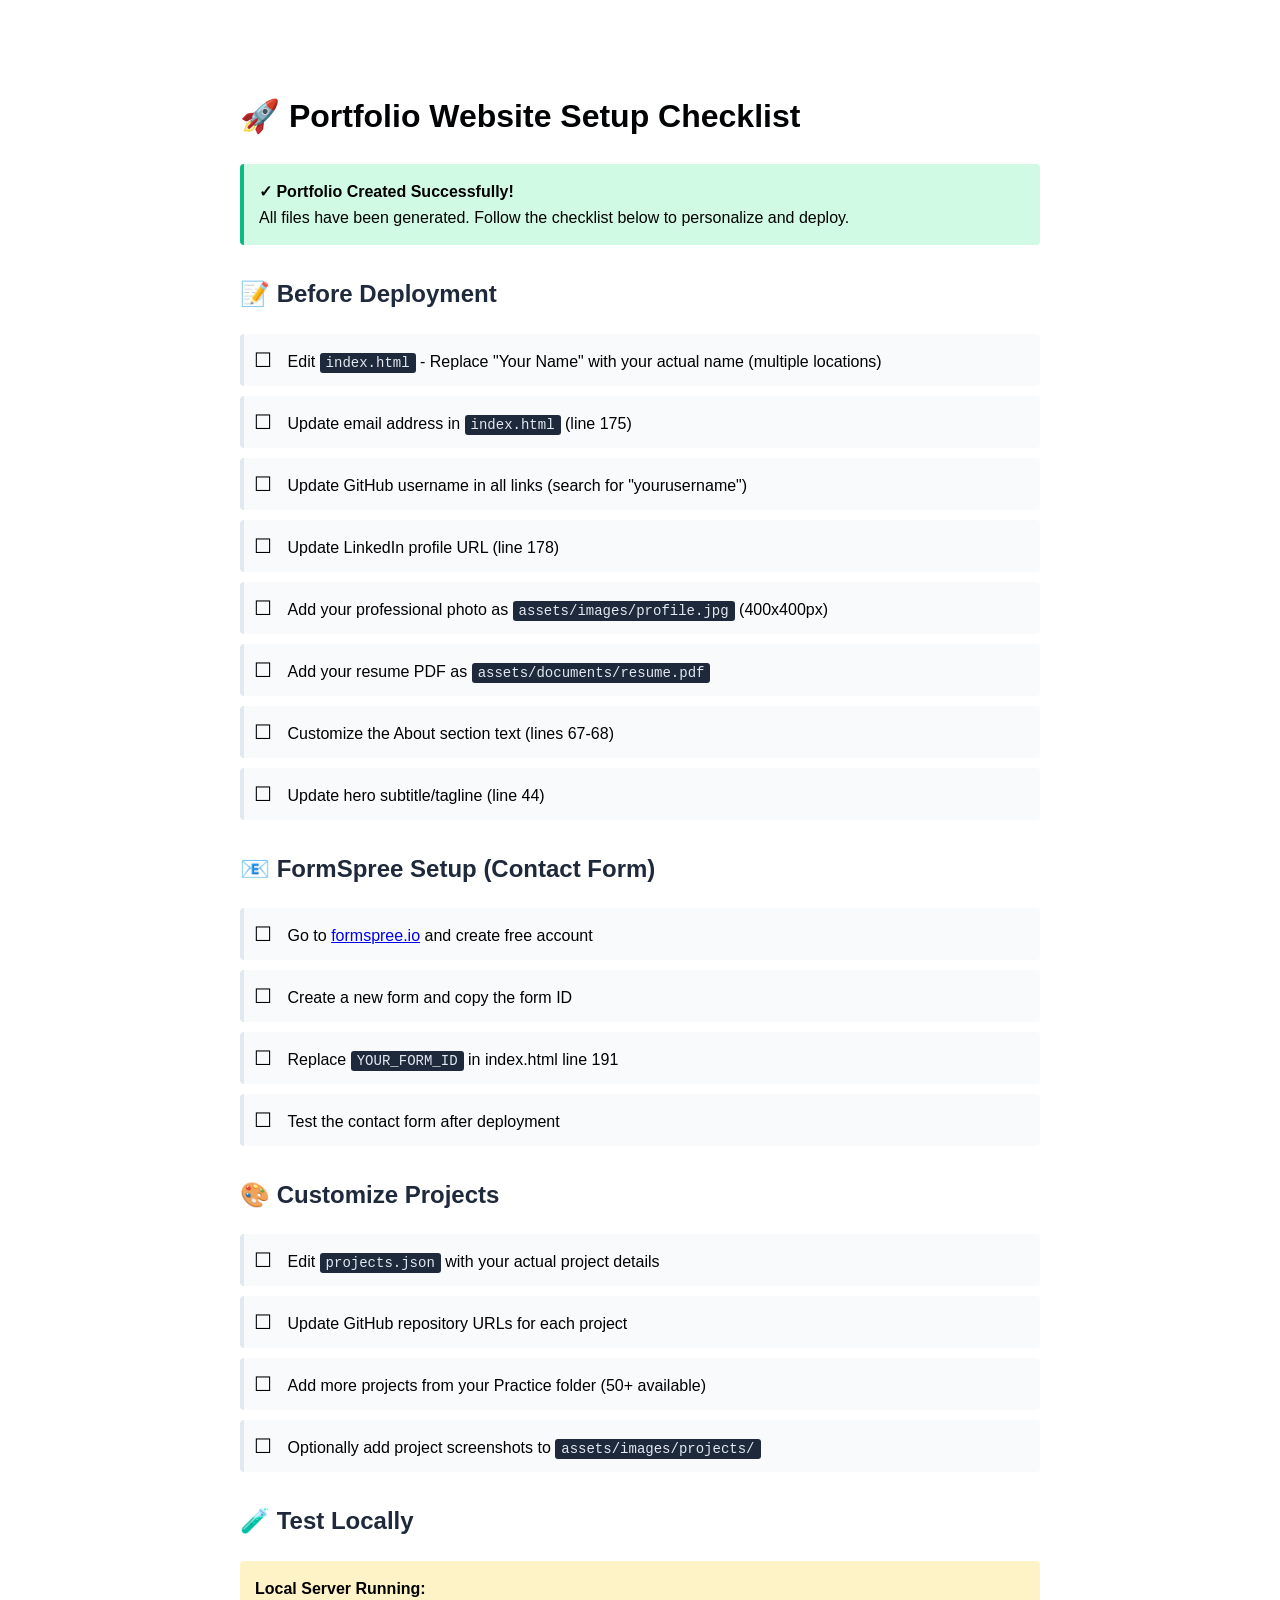
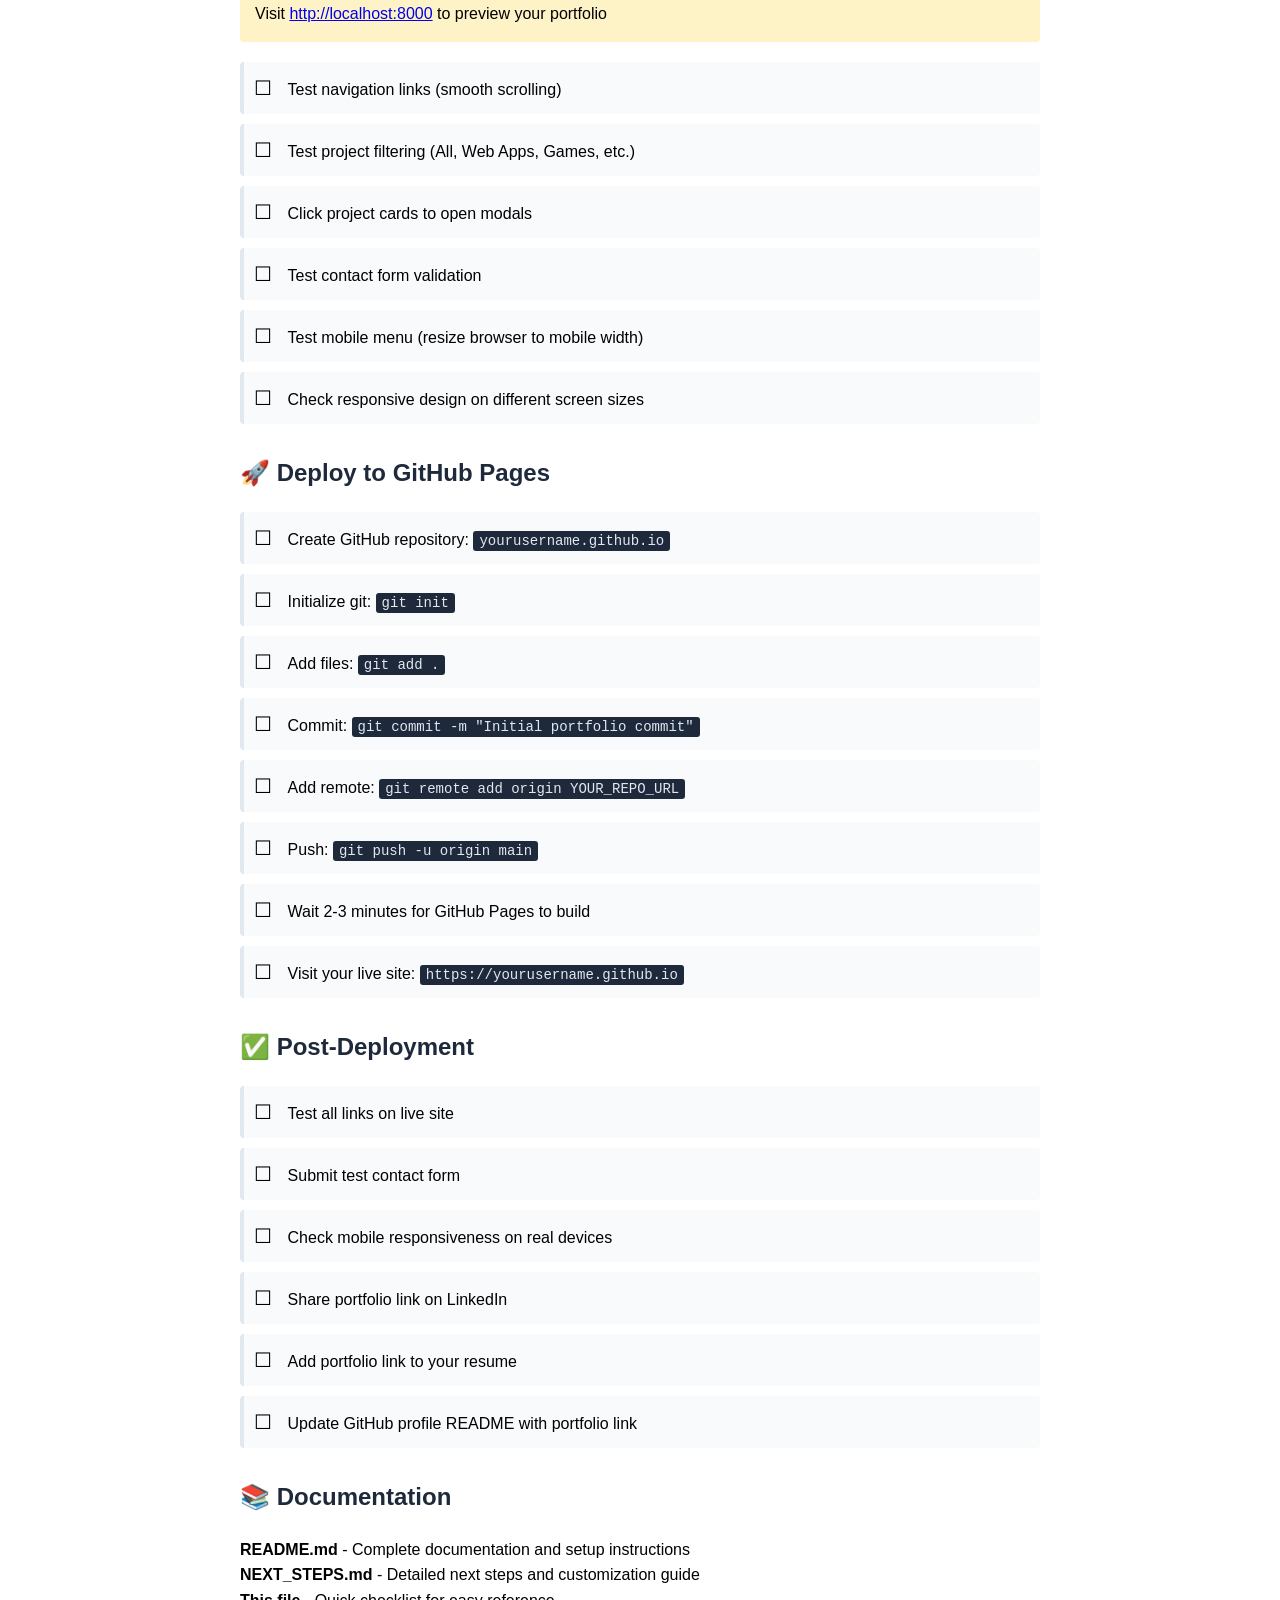
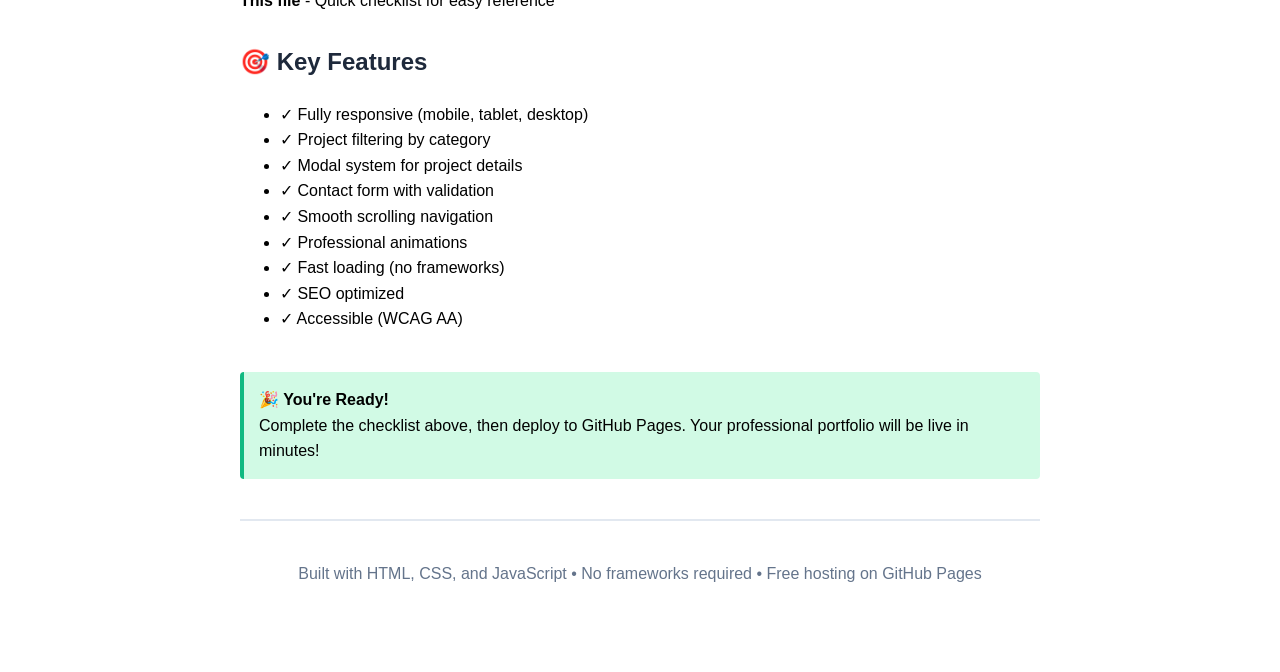
<file: CHECKLIST.html>
<!DOCTYPE html>
<html lang="en">
<head>
    <meta charset="UTF-8">
    <meta name="viewport" content="width=device-width, initial-scale=1.0">
    <title>Portfolio Setup Checklist</title>
    <style>
        body {
            font-family: -apple-system, BlinkMacSystemFont, 'Segoe UI', sans-serif;
            max-width: 800px;
            margin: 50px auto;
            padding: 20px;
            line-height: 1.6;
        }
        h1 { color: #010203; }
        h2 { color: #1e293b; margin-top: 30px; }
        .checklist { list-style: none; padding: 0; }
        .checklist li {
            padding: 10px;
            margin: 10px 0;
            background: #f8fafc;
            border-left: 4px solid #e2e8f0;
            border-radius: 4px;
        }
        .checklist li:before {
            content: '☐ ';
            font-size: 20px;
            margin-right: 10px;
        }
        .important {
            background: #fef3c7;
            border-left-color: #f59e0b;
            padding: 15px;
            border-radius: 4px;
            margin: 20px 0;
        }
        code {
            background: #1e293b;
            color: #e2e8f0;
            padding: 2px 6px;
            border-radius: 3px;
            font-size: 14px;
        }
        .success {
            background: #d1fae5;
            border-left: 4px solid #10b981;
            padding: 15px;
            border-radius: 4px;
            margin: 20px 0;
        }
    </style>
</head>
<body>
    <h1>🚀 Portfolio Website Setup Checklist</h1>

    <div class="success">
        <strong>✓ Portfolio Created Successfully!</strong><br>
        All files have been generated. Follow the checklist below to personalize and deploy.
    </div>

    <h2>📝 Before Deployment</h2>
    <ul class="checklist">
        <li>Edit <code>index.html</code> - Replace "Your Name" with your actual name (multiple locations)</li>
        <li>Update email address in <code>index.html</code> (line 175)</li>
        <li>Update GitHub username in all links (search for "yourusername")</li>
        <li>Update LinkedIn profile URL (line 178)</li>
        <li>Add your professional photo as <code>assets/images/profile.jpg</code> (400x400px)</li>
        <li>Add your resume PDF as <code>assets/documents/resume.pdf</code></li>
        <li>Customize the About section text (lines 67-68)</li>
        <li>Update hero subtitle/tagline (line 44)</li>
    </ul>

    <h2>📧 FormSpree Setup (Contact Form)</h2>
    <ul class="checklist">
        <li>Go to <a href="https://formspree.io" target="_blank">formspree.io</a> and create free account</li>
        <li>Create a new form and copy the form ID</li>
        <li>Replace <code>YOUR_FORM_ID</code> in index.html line 191</li>
        <li>Test the contact form after deployment</li>
    </ul>

    <h2>🎨 Customize Projects</h2>
    <ul class="checklist">
        <li>Edit <code>projects.json</code> with your actual project details</li>
        <li>Update GitHub repository URLs for each project</li>
        <li>Add more projects from your Practice folder (50+ available)</li>
        <li>Optionally add project screenshots to <code>assets/images/projects/</code></li>
    </ul>

    <h2>🧪 Test Locally</h2>
    <div class="important">
        <strong>Local Server Running:</strong><br>
        Visit <a href="http://localhost:8000" target="_blank">http://localhost:8000</a> to preview your portfolio
    </div>
    <ul class="checklist">
        <li>Test navigation links (smooth scrolling)</li>
        <li>Test project filtering (All, Web Apps, Games, etc.)</li>
        <li>Click project cards to open modals</li>
        <li>Test contact form validation</li>
        <li>Test mobile menu (resize browser to mobile width)</li>
        <li>Check responsive design on different screen sizes</li>
    </ul>

    <h2>🚀 Deploy to GitHub Pages</h2>
    <ul class="checklist">
        <li>Create GitHub repository: <code>yourusername.github.io</code></li>
        <li>Initialize git: <code>git init</code></li>
        <li>Add files: <code>git add .</code></li>
        <li>Commit: <code>git commit -m "Initial portfolio commit"</code></li>
        <li>Add remote: <code>git remote add origin YOUR_REPO_URL</code></li>
        <li>Push: <code>git push -u origin main</code></li>
        <li>Wait 2-3 minutes for GitHub Pages to build</li>
        <li>Visit your live site: <code>https://yourusername.github.io</code></li>
    </ul>

    <h2>✅ Post-Deployment</h2>
    <ul class="checklist">
        <li>Test all links on live site</li>
        <li>Submit test contact form</li>
        <li>Check mobile responsiveness on real devices</li>
        <li>Share portfolio link on LinkedIn</li>
        <li>Add portfolio link to your resume</li>
        <li>Update GitHub profile README with portfolio link</li>
    </ul>

    <h2>📚 Documentation</h2>
    <p>
        <strong>README.md</strong> - Complete documentation and setup instructions<br>
        <strong>NEXT_STEPS.md</strong> - Detailed next steps and customization guide<br>
        <strong>This file</strong> - Quick checklist for easy reference
    </p>

    <h2>🎯 Key Features</h2>
    <ul>
        <li>✓ Fully responsive (mobile, tablet, desktop)</li>
        <li>✓ Project filtering by category</li>
        <li>✓ Modal system for project details</li>
        <li>✓ Contact form with validation</li>
        <li>✓ Smooth scrolling navigation</li>
        <li>✓ Professional animations</li>
        <li>✓ Fast loading (no frameworks)</li>
        <li>✓ SEO optimized</li>
        <li>✓ Accessible (WCAG AA)</li>
    </ul>

    <div class="success" style="margin-top: 40px;">
        <strong>🎉 You're Ready!</strong><br>
        Complete the checklist above, then deploy to GitHub Pages. Your professional portfolio will be live in minutes!
    </div>

    <hr style="margin: 40px 0; border: none; border-top: 2px solid #e2e8f0;">
    <p style="text-align: center; color: #64748b;">
        Built with HTML, CSS, and JavaScript • No frameworks required • Free hosting on GitHub Pages
    </p>
</body>
</html>
</file>
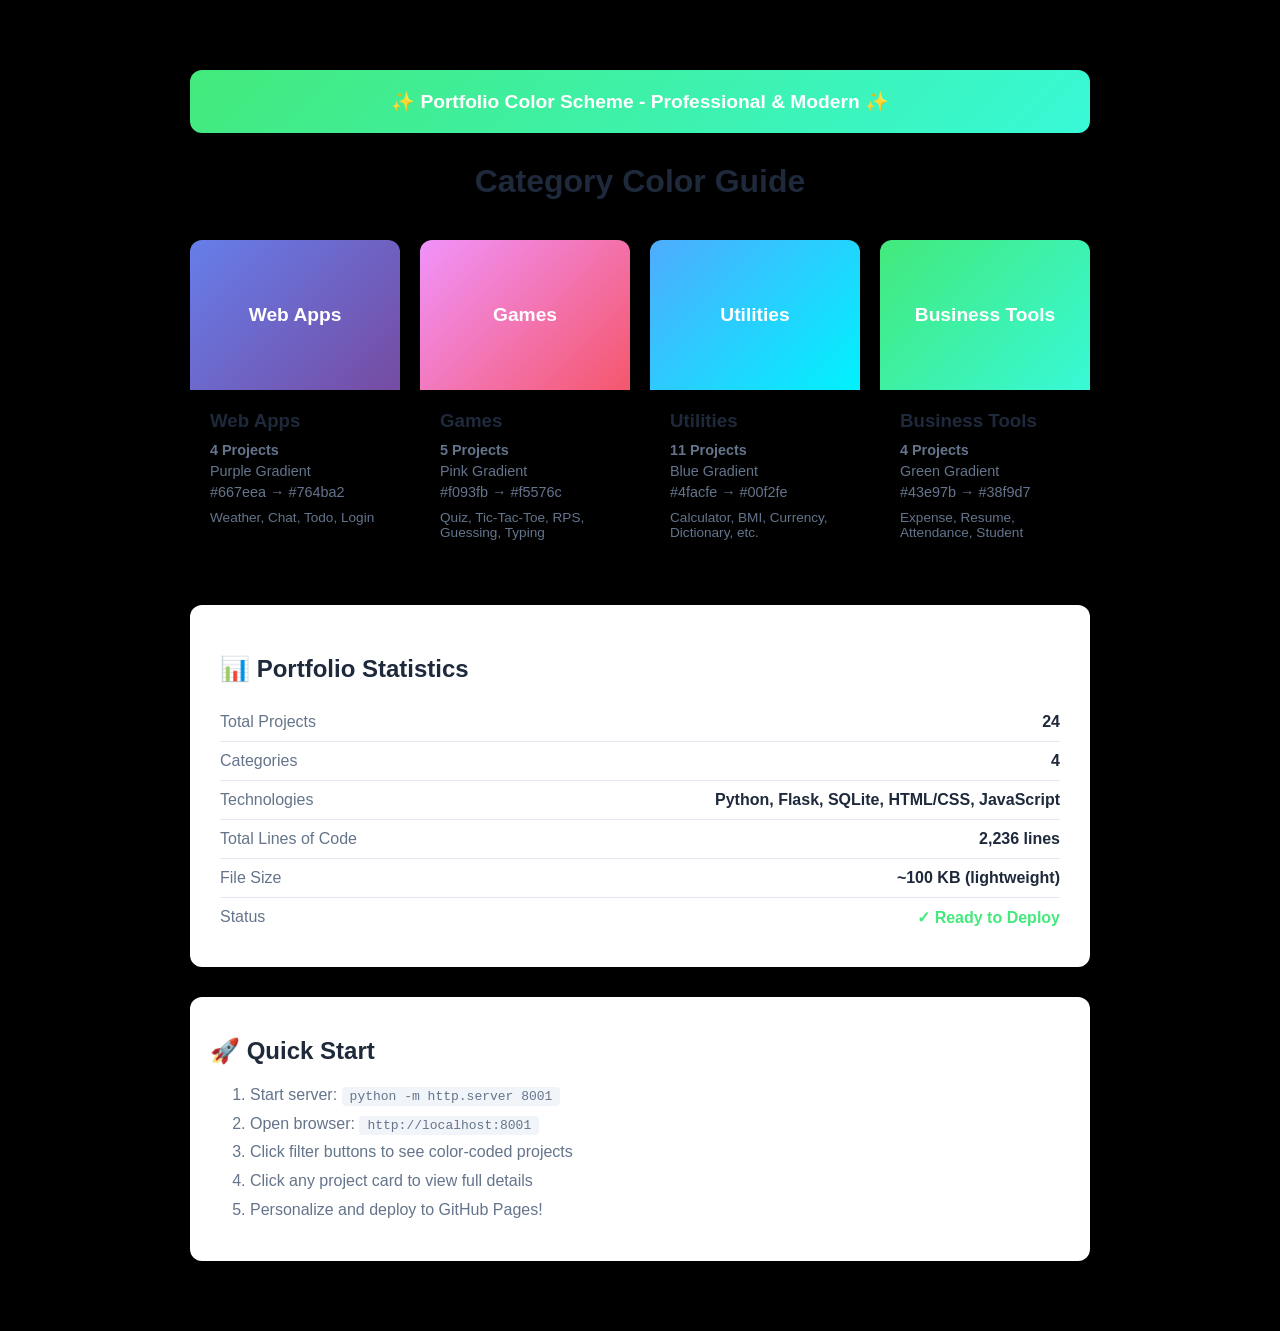
<file: COLOR_GUIDE.html>
<!DOCTYPE html>
<html lang="en">
<head>
    <meta charset="UTF-8">
    <meta name="viewport" content="width=device-width, initial-scale=1.0">
    <title>Portfolio Color Guide</title>
    <style>
        body {
            font-family: -apple-system, BlinkMacSystemFont, 'Segoe UI', sans-serif;
            max-width: 900px;
            margin: 50px auto;
            padding: 20px;
            background: #000000;
        }
        h1 {
            color: #1e293b;
            text-align: center;
            margin-bottom: 40px;
        }
        .color-grid {
            display: grid;
            grid-template-columns: repeat(auto-fit, minmax(200px, 1fr));
            gap: 20px;
            margin-bottom: 40px;
        }
        .color-card {
            background: rgb(0, 0, 0);
            border-radius: 12px;
            overflow: hidden;
            box-shadow: 0 4px 6px rgba(0, 0, 0, 0.1);
            transition: transform 0.3s ease;
        }
        .color-card:hover {
            transform: translateY(-5px);
            box-shadow: 0 10px 20px rgba(0, 0, 0, 0.15);
        }
        .color-preview {
            height: 150px;
            display: flex;
            align-items: center;
            justify-content: center;
            color: white;
            font-weight: 600;
            font-size: 1.2rem;
        }
        .color-info {
            padding: 20px;
        }
        .color-info h3 {
            margin: 0 0 10px 0;
            color: #1e293b;
        }
        .color-info p {
            margin: 5px 0;
            color: #64748b;
            font-size: 0.9rem;
        }
        .stats {
            background: white;
            padding: 30px;
            border-radius: 12px;
            box-shadow: 0 4px 6px rgba(0, 0, 0, 0.1);
        }
        .stats h2 {
            color: #1e293b;
            margin-bottom: 20px;
        }
        .stat-item {
            display: flex;
            justify-content: space-between;
            padding: 10px 0;
            border-bottom: 1px solid #e2e8f0;
        }
        .stat-item:last-child {
            border-bottom: none;
        }
        .stat-label {
            color: #64748b;
        }
        .stat-value {
            color: #1e293b;
            font-weight: 600;
        }
        .success-banner {
            background: linear-gradient(135deg, #43e97b 0%, #38f9d7 100%);
            color: white;
            padding: 20px;
            border-radius: 12px;
            text-align: center;
            margin-bottom: 30px;
            font-size: 1.2rem;
            font-weight: 600;
        }
    </style>
</head>
<body>
    <div class="success-banner">
        ✨ Portfolio Color Scheme - Professional & Modern ✨
    </div>

    <h1>Category Color Guide</h1>

    <div class="color-grid">
        <div class="color-card">
            <div class="color-preview" style="background: linear-gradient(135deg, #667eea 0%, #764ba2 100%);">
                Web Apps
            </div>
            <div class="color-info">
                <h3>Web Apps</h3>
                <p><strong>4 Projects</strong></p>
                <p>Purple Gradient</p>
                <p>#667eea → #764ba2</p>
                <p style="margin-top: 10px; font-size: 0.85rem;">Weather, Chat, Todo, Login</p>
            </div>
        </div>

        <div class="color-card">
            <div class="color-preview" style="background: linear-gradient(135deg, #f093fb 0%, #f5576c 100%);">
                Games
            </div>
            <div class="color-info">
                <h3>Games</h3>
                <p><strong>5 Projects</strong></p>
                <p>Pink Gradient</p>
                <p>#f093fb → #f5576c</p>
                <p style="margin-top: 10px; font-size: 0.85rem;">Quiz, Tic-Tac-Toe, RPS, Guessing, Typing</p>
            </div>
        </div>

        <div class="color-card">
            <div class="color-preview" style="background: linear-gradient(135deg, #4facfe 0%, #00f2fe 100%);">
                Utilities
            </div>
            <div class="color-info">
                <h3>Utilities</h3>
                <p><strong>11 Projects</strong></p>
                <p>Blue Gradient</p>
                <p>#4facfe → #00f2fe</p>
                <p style="margin-top: 10px; font-size: 0.85rem;">Calculator, BMI, Currency, Dictionary, etc.</p>
            </div>
        </div>

        <div class="color-card">
            <div class="color-preview" style="background: linear-gradient(135deg, #43e97b 0%, #38f9d7 100%);">
                Business Tools
            </div>
            <div class="color-info">
                <h3>Business Tools</h3>
                <p><strong>4 Projects</strong></p>
                <p>Green Gradient</p>
                <p>#43e97b → #38f9d7</p>
                <p style="margin-top: 10px; font-size: 0.85rem;">Expense, Resume, Attendance, Student</p>
            </div>
        </div>
    </div>

    <div class="stats">
        <h2>📊 Portfolio Statistics</h2>
        <div class="stat-item">
            <span class="stat-label">Total Projects</span>
            <span class="stat-value">24</span>
        </div>
        <div class="stat-item">
            <span class="stat-label">Categories</span>
            <span class="stat-value">4</span>
        </div>
        <div class="stat-item">
            <span class="stat-label">Technologies</span>
            <span class="stat-value">Python, Flask, SQLite, HTML/CSS, JavaScript</span>
        </div>
        <div class="stat-item">
            <span class="stat-label">Total Lines of Code</span>
            <span class="stat-value">2,236 lines</span>
        </div>
        <div class="stat-item">
            <span class="stat-label">File Size</span>
            <span class="stat-value">~100 KB (lightweight)</span>
        </div>
        <div class="stat-item">
            <span class="stat-label">Status</span>
            <span class="stat-value" style="color: #43e97b;">✓ Ready to Deploy</span>
        </div>
    </div>

    <div style="margin-top: 30px; padding: 20px; background: white; border-radius: 12px; box-shadow: 0 4px 6px rgba(0, 0, 0, 0.1);">
        <h2 style="color: #1e293b; margin-bottom: 15px;">🚀 Quick Start</h2>
        <ol style="color: #64748b; line-height: 1.8;">
            <li>Start server: <code style="background: #f1f5f9; padding: 2px 8px; border-radius: 4px;">python -m http.server 8001</code></li>
            <li>Open browser: <code style="background: #f1f5f9; padding: 2px 8px; border-radius: 4px;">http://localhost:8001</code></li>
            <li>Click filter buttons to see color-coded projects</li>
            <li>Click any project card to view full details</li>
            <li>Personalize and deploy to GitHub Pages!</li>
        </ol>
    </div>
</body>
</html>
</file>
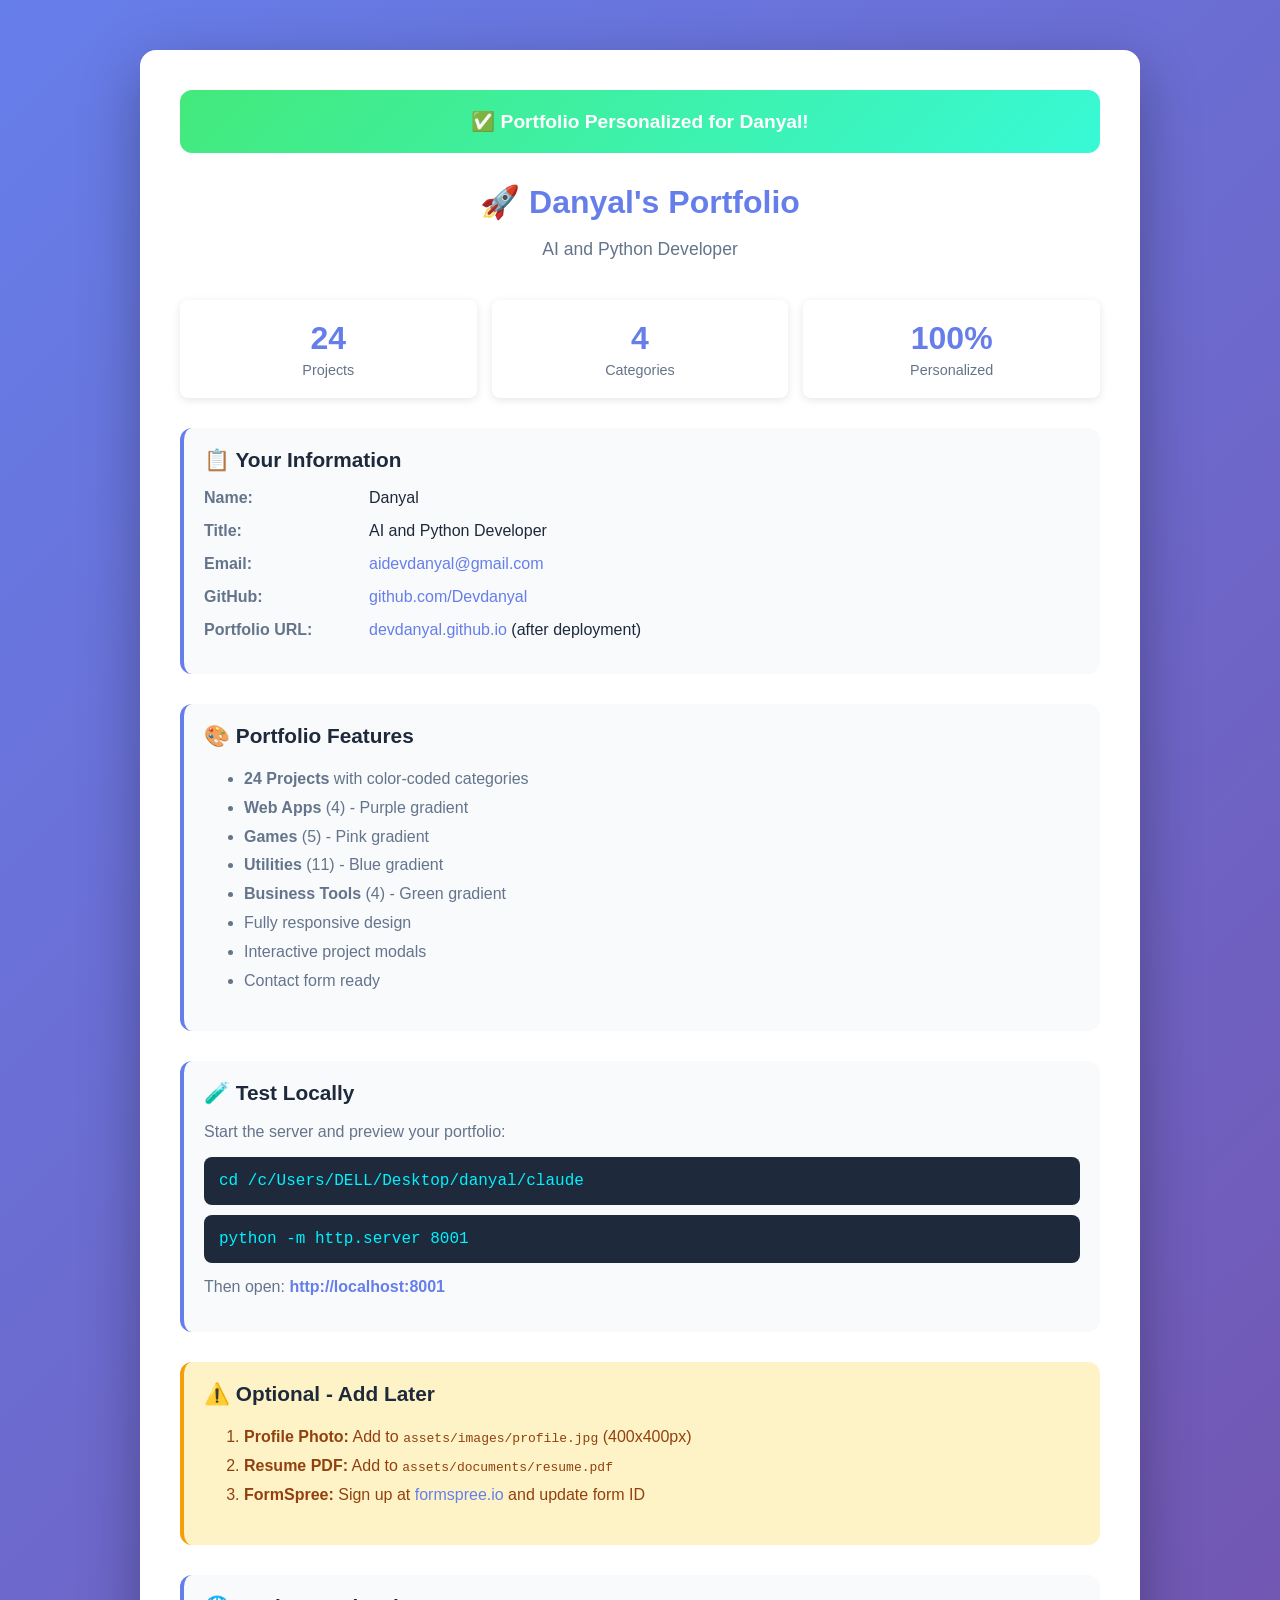
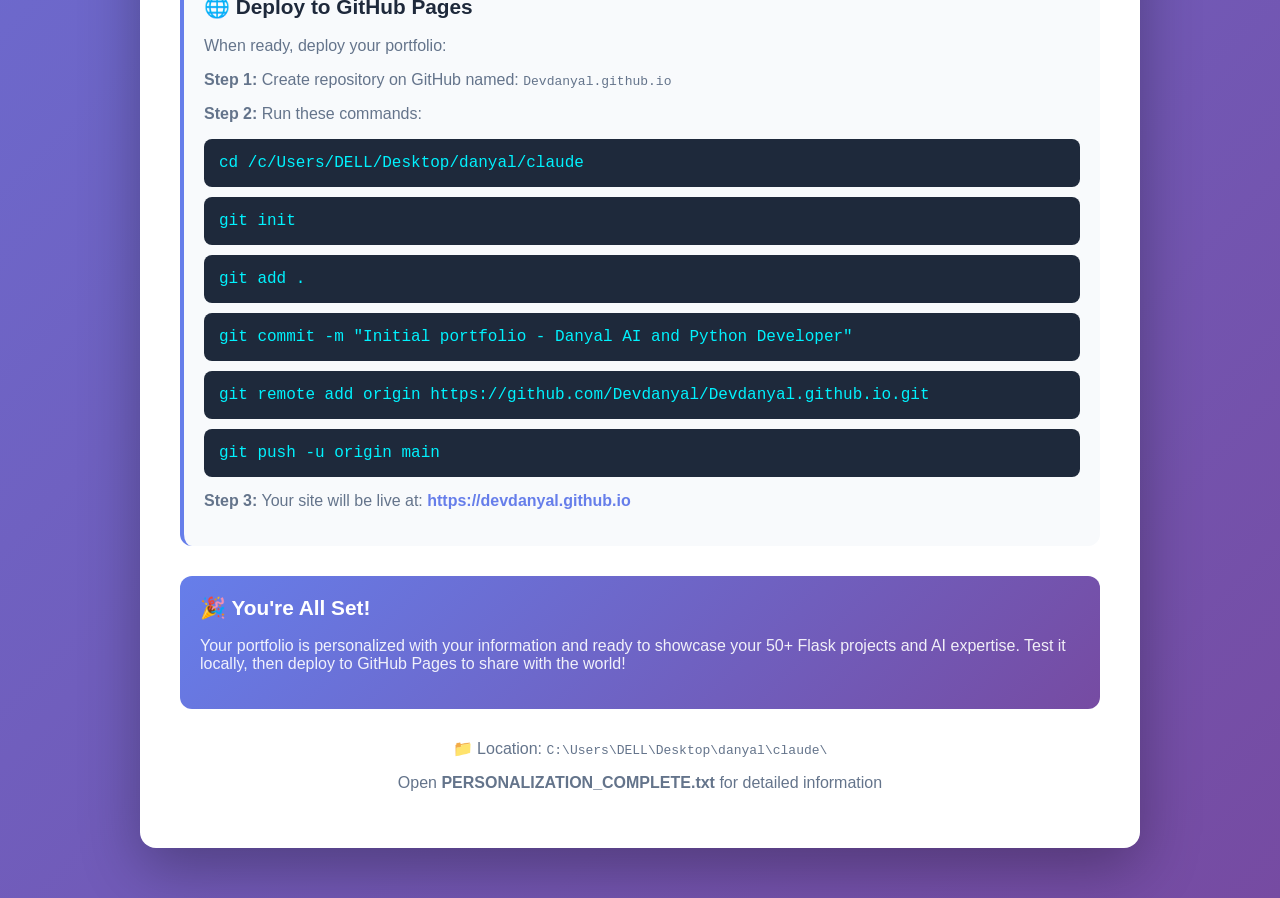
<file: QUICK_START.html>
<!DOCTYPE html>
<html lang="en">
<head>
    <meta charset="UTF-8">
    <meta name="viewport" content="width=device-width, initial-scale=1.0">
    <title>Danyal's Portfolio - Quick Reference</title>
    <style>
        body {
            font-family: -apple-system, BlinkMacSystemFont, 'Segoe UI', sans-serif;
            max-width: 1000px;
            margin: 30px auto;
            padding: 20px;
            background: linear-gradient(135deg, #667eea 0%, #764ba2 100%);
        }
        .card {
            background: white;
            border-radius: 16px;
            padding: 40px;
            box-shadow: 0 20px 60px rgba(0,0,0,0.3);
        }
        h1 {
            color: #667eea;
            text-align: center;
            margin-bottom: 10px;
        }
        .subtitle {
            text-align: center;
            color: #64748b;
            margin-bottom: 40px;
            font-size: 1.1rem;
        }
        .section {
            margin: 30px 0;
            padding: 20px;
            background: #f8fafc;
            border-radius: 12px;
            border-left: 4px solid #667eea;
        }
        .section h2 {
            color: #1e293b;
            margin-top: 0;
            font-size: 1.3rem;
        }
        .info-grid {
            display: grid;
            grid-template-columns: 150px 1fr;
            gap: 15px;
            margin: 15px 0;
        }
        .label {
            font-weight: 600;
            color: #64748b;
        }
        .value {
            color: #1e293b;
        }
        .command {
            background: #1e293b;
            color: #00f2fe;
            padding: 15px;
            border-radius: 8px;
            font-family: 'Courier New', monospace;
            margin: 10px 0;
            overflow-x: auto;
        }
        .success {
            background: linear-gradient(135deg, #43e97b 0%, #38f9d7 100%);
            color: white;
            padding: 20px;
            border-radius: 12px;
            text-align: center;
            font-size: 1.2rem;
            font-weight: 600;
            margin-bottom: 30px;
        }
        .todo {
            background: #fef3c7;
            border-left-color: #f59e0b;
        }
        .stats {
            display: grid;
            grid-template-columns: repeat(3, 1fr);
            gap: 15px;
            margin: 20px 0;
        }
        .stat-box {
            background: white;
            padding: 20px;
            border-radius: 8px;
            text-align: center;
            box-shadow: 0 2px 8px rgba(0,0,0,0.1);
        }
        .stat-number {
            font-size: 2rem;
            font-weight: 700;
            color: #667eea;
        }
        .stat-label {
            color: #64748b;
            font-size: 0.9rem;
            margin-top: 5px;
        }
        a {
            color: #667eea;
            text-decoration: none;
        }
        a:hover {
            text-decoration: underline;
        }
    </style>
</head>
<body>
    <div class="card">
        <div class="success">
            ✅ Portfolio Personalized for Danyal!
        </div>

        <h1>🚀 Danyal's Portfolio</h1>
        <p class="subtitle">AI and Python Developer</p>

        <div class="stats">
            <div class="stat-box">
                <div class="stat-number">24</div>
                <div class="stat-label">Projects</div>
            </div>
            <div class="stat-box">
                <div class="stat-number">4</div>
                <div class="stat-label">Categories</div>
            </div>
            <div class="stat-box">
                <div class="stat-number">100%</div>
                <div class="stat-label">Personalized</div>
            </div>
        </div>

        <div class="section">
            <h2>📋 Your Information</h2>
            <div class="info-grid">
                <div class="label">Name:</div>
                <div class="value">Danyal</div>

                <div class="label">Title:</div>
                <div class="value">AI and Python Developer</div>

                <div class="label">Email:</div>
                <div class="value"><a href="mailto:aidevdanyal@gmail.com">aidevdanyal@gmail.com</a></div>

                <div class="label">GitHub:</div>
                <div class="value"><a href="https://github.com/Devdanyal" target="_blank">github.com/Devdanyal</a></div>

                <div class="label">Portfolio URL:</div>
                <div class="value"><a href="https://devdanyal.github.io" target="_blank">devdanyal.github.io</a> (after deployment)</div>
            </div>
        </div>

        <div class="section">
            <h2>🎨 Portfolio Features</h2>
            <ul style="color: #64748b; line-height: 1.8;">
                <li><strong>24 Projects</strong> with color-coded categories</li>
                <li><strong>Web Apps</strong> (4) - Purple gradient</li>
                <li><strong>Games</strong> (5) - Pink gradient</li>
                <li><strong>Utilities</strong> (11) - Blue gradient</li>
                <li><strong>Business Tools</strong> (4) - Green gradient</li>
                <li>Fully responsive design</li>
                <li>Interactive project modals</li>
                <li>Contact form ready</li>
            </ul>
        </div>

        <div class="section">
            <h2>🧪 Test Locally</h2>
            <p style="color: #64748b;">Start the server and preview your portfolio:</p>
            <div class="command">cd /c/Users/DELL/Desktop/danyal/claude</div>
            <div class="command">python -m http.server 8001</div>
            <p style="color: #64748b; margin-top: 15px;">Then open: <a href="http://localhost:8001" target="_blank"><strong>http://localhost:8001</strong></a></p>
        </div>

        <div class="section todo">
            <h2>⚠️ Optional - Add Later</h2>
            <ol style="color: #92400e; line-height: 1.8;">
                <li><strong>Profile Photo:</strong> Add to <code>assets/images/profile.jpg</code> (400x400px)</li>
                <li><strong>Resume PDF:</strong> Add to <code>assets/documents/resume.pdf</code></li>
                <li><strong>FormSpree:</strong> Sign up at <a href="https://formspree.io" target="_blank">formspree.io</a> and update form ID</li>
            </ol>
        </div>

        <div class="section">
            <h2>🌐 Deploy to GitHub Pages</h2>
            <p style="color: #64748b;">When ready, deploy your portfolio:</p>

            <p style="color: #64748b; margin-top: 15px;"><strong>Step 1:</strong> Create repository on GitHub named: <code>Devdanyal.github.io</code></p>

            <p style="color: #64748b; margin-top: 15px;"><strong>Step 2:</strong> Run these commands:</p>
            <div class="command">cd /c/Users/DELL/Desktop/danyal/claude</div>
            <div class="command">git init</div>
            <div class="command">git add .</div>
            <div class="command">git commit -m "Initial portfolio - Danyal AI and Python Developer"</div>
            <div class="command">git remote add origin https://github.com/Devdanyal/Devdanyal.github.io.git</div>
            <div class="command">git push -u origin main</div>

            <p style="color: #64748b; margin-top: 15px;"><strong>Step 3:</strong> Your site will be live at: <a href="https://devdanyal.github.io" target="_blank"><strong>https://devdanyal.github.io</strong></a></p>
        </div>

        <div class="section" style="background: linear-gradient(135deg, #667eea 0%, #764ba2 100%); color: white; border: none;">
            <h2 style="color: white;">🎉 You're All Set!</h2>
            <p style="color: rgba(255,255,255,0.9);">Your portfolio is personalized with your information and ready to showcase your 50+ Flask projects and AI expertise. Test it locally, then deploy to GitHub Pages to share with the world!</p>
        </div>

        <div style="text-align: center; margin-top: 30px; color: #64748b;">
            <p>📁 Location: <code>C:\Users\DELL\Desktop\danyal\claude\</code></p>
            <p style="margin-top: 10px;">Open <strong>PERSONALIZATION_COMPLETE.txt</strong> for detailed information</p>
        </div>
    </div>
</body>
</html>
</file>
